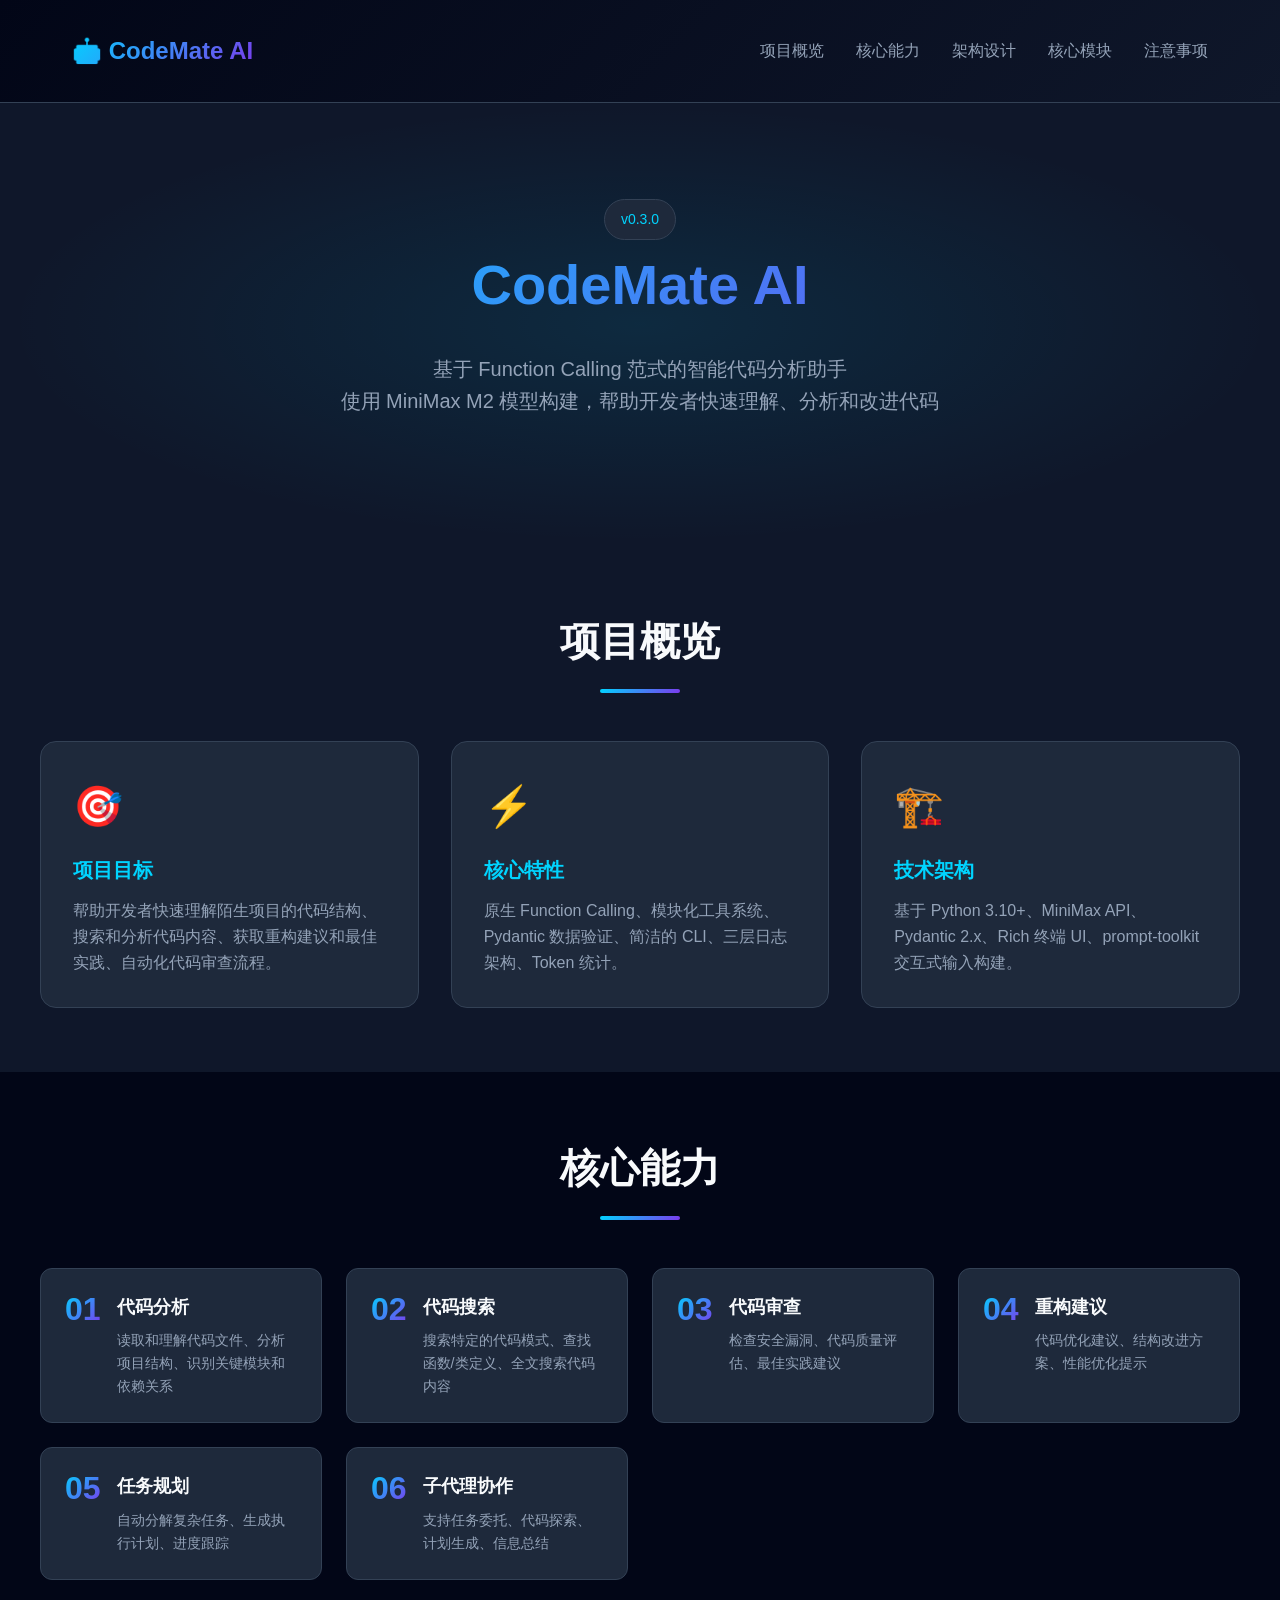
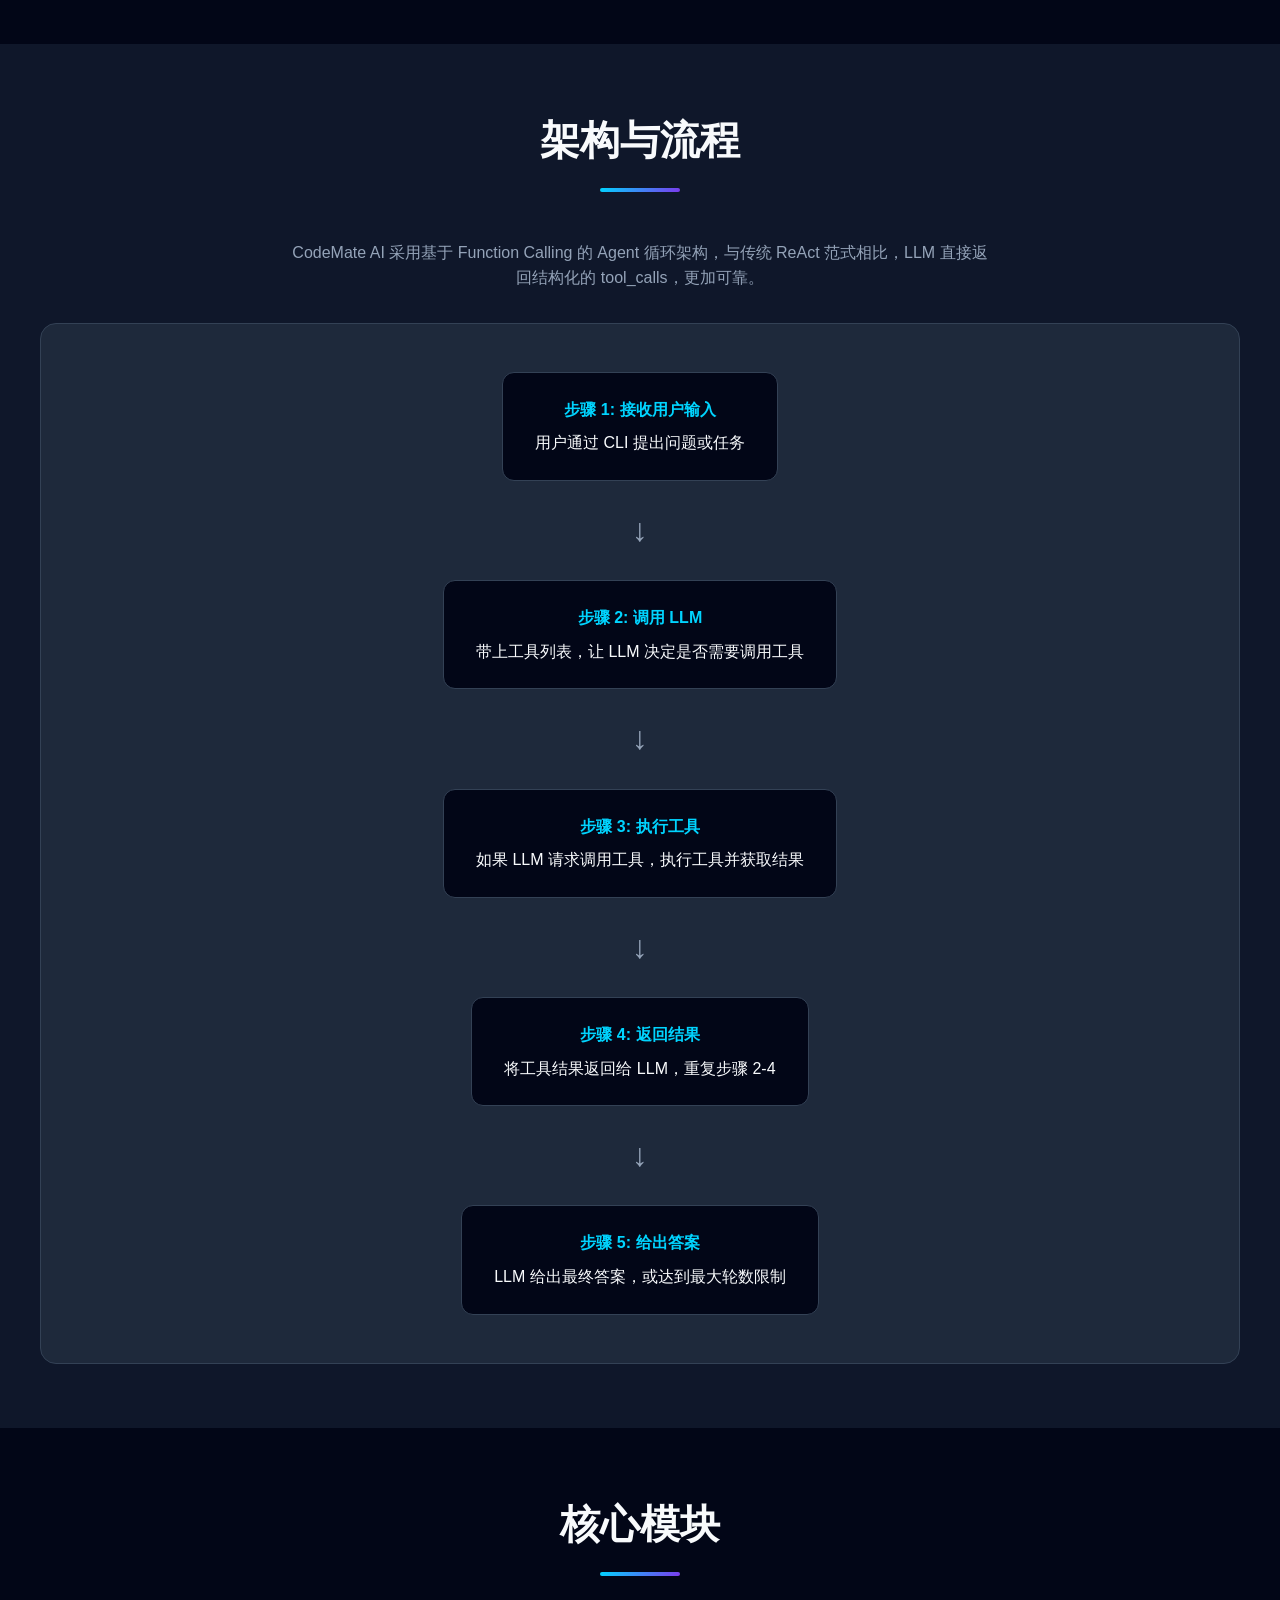
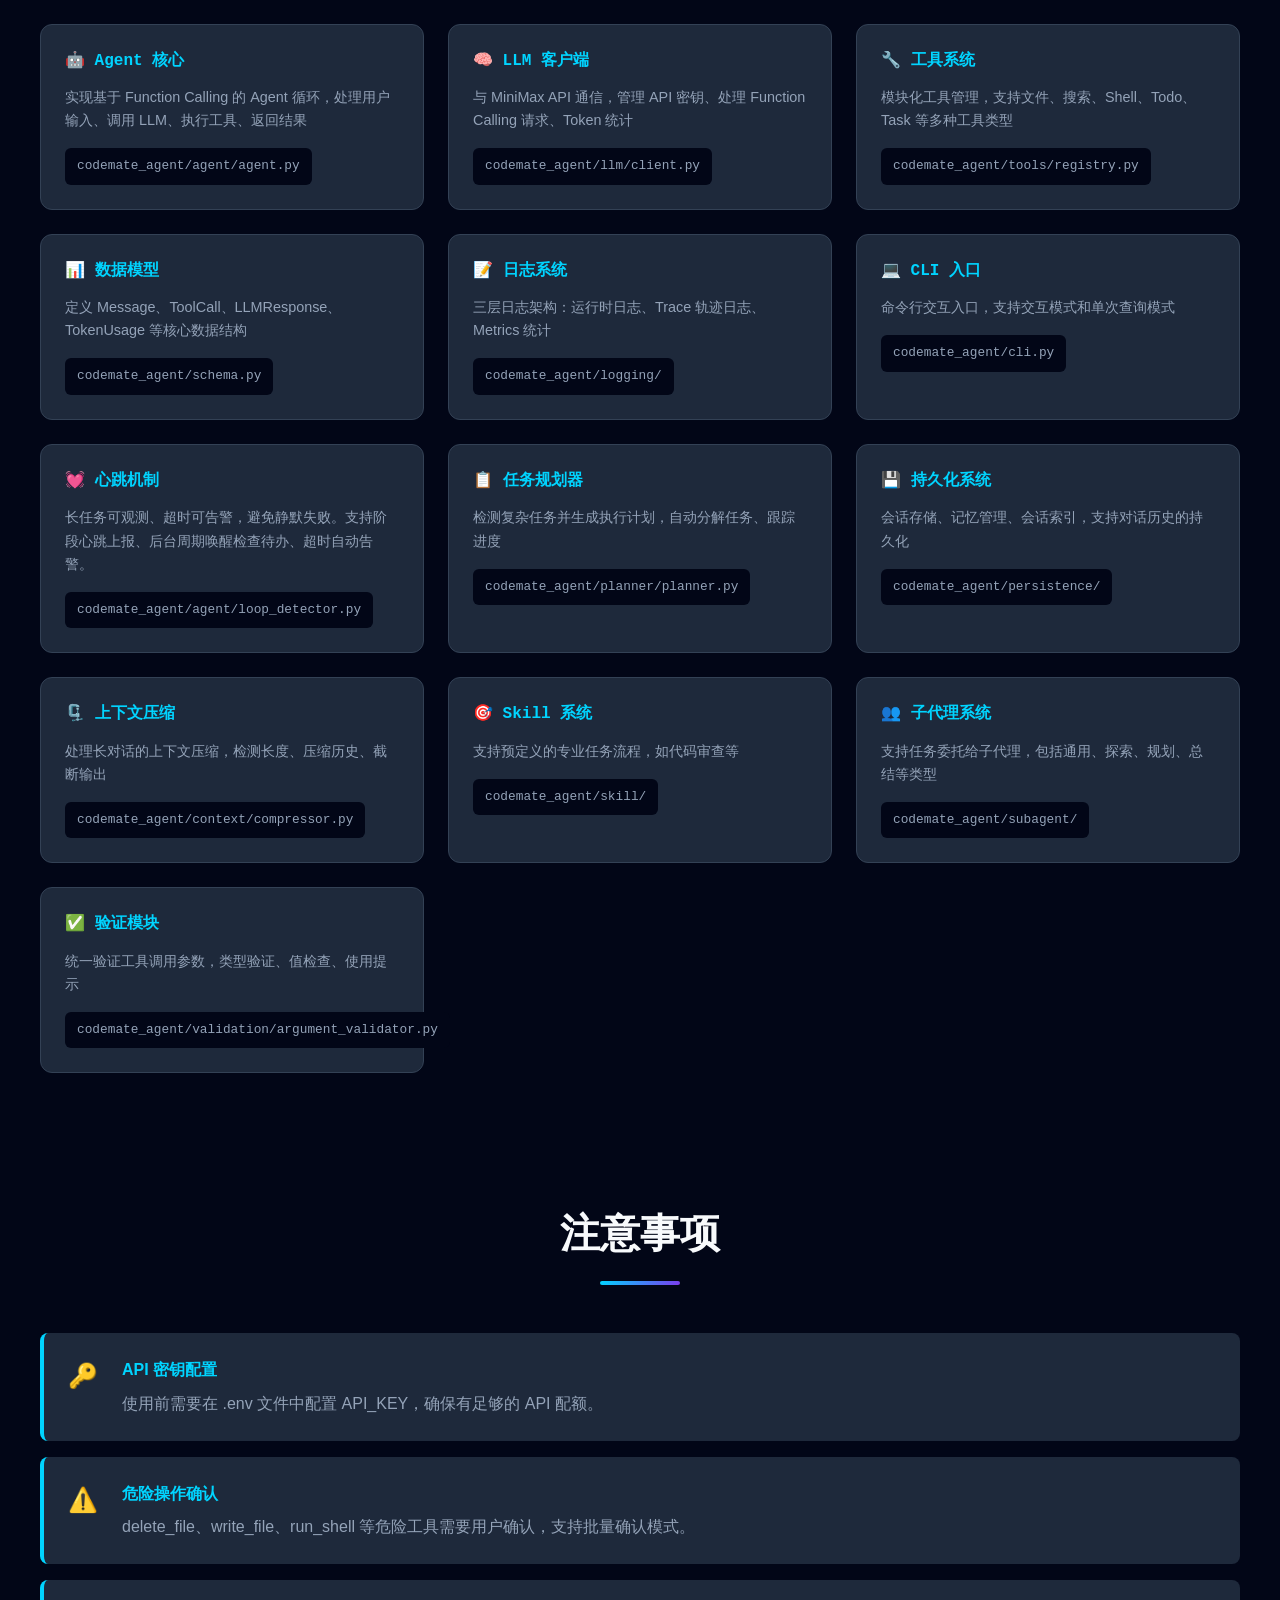
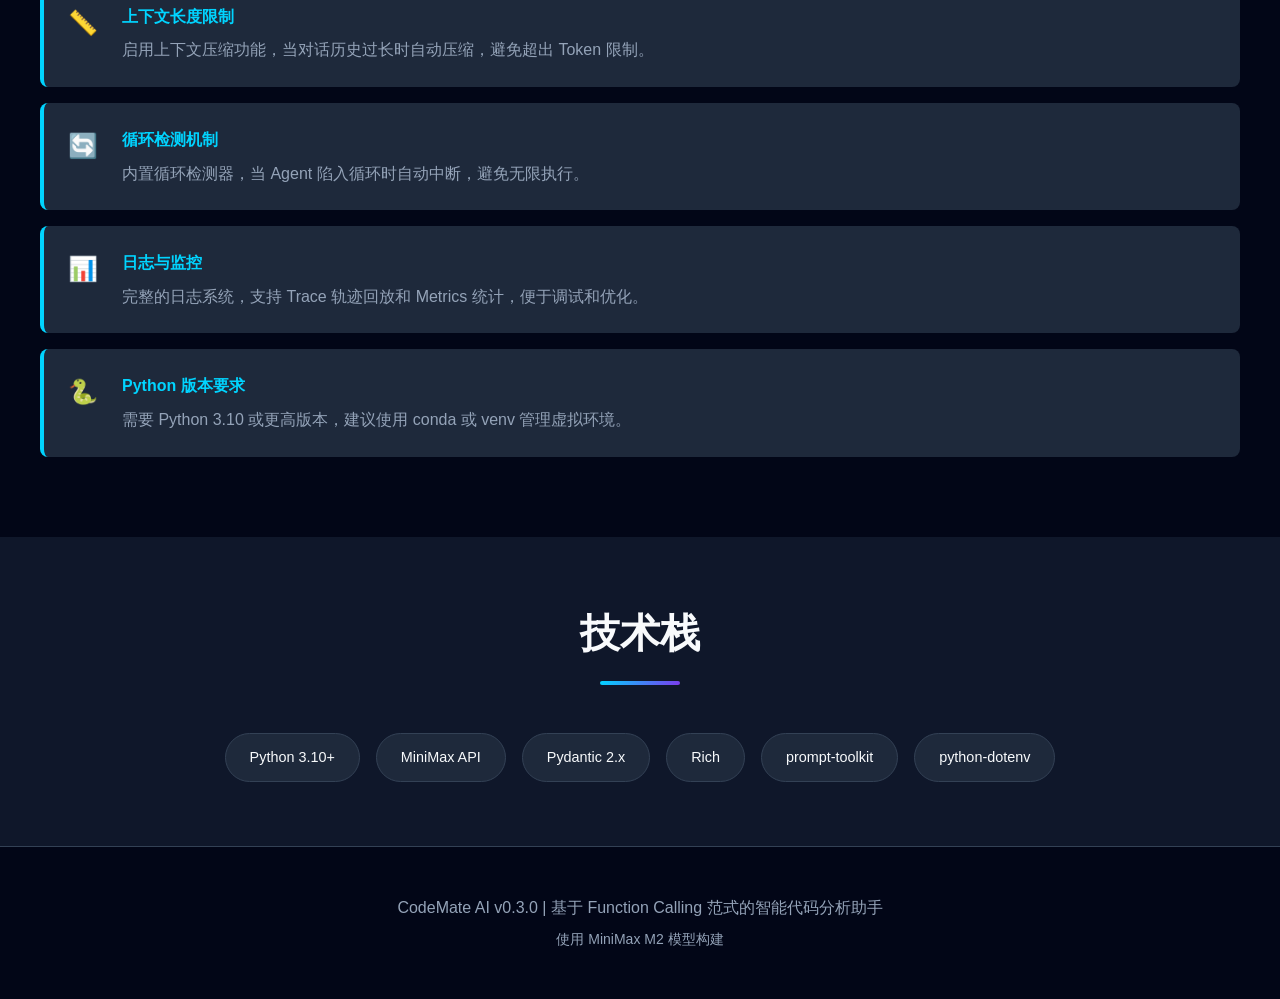
<file: docs/index.html>
<!DOCTYPE html>
<html lang="zh-CN">
<head>
    <meta charset="UTF-8">
    <meta name="viewport" content="width=device-width, initial-scale=1.0">
    <title>CodeMate AI - 智能代码分析助手</title>
    <style>
        * {
            margin: 0;
            padding: 0;
            box-sizing: border-box;
        }

        :root {
            --primary-color: #00d4ff;
            --secondary-color: #7c3aed;
            --bg-dark: #0f172a;
            --bg-darker: #020617;
            --bg-card: #1e293b;
            --text-primary: #f8fafc;
            --text-secondary: #94a3b8;
            --border-color: #334155;
            --accent-gradient: linear-gradient(135deg, #00d4ff 0%, #7c3aed 100%);
        }

        body {
            font-family: -apple-system, BlinkMacSystemFont, 'Segoe UI', Roboto, 'Helvetica Neue', Arial, sans-serif;
            background-color: var(--bg-dark);
            color: var(--text-primary);
            line-height: 1.6;
        }

        /* Header */
        header {
            background: linear-gradient(135deg, var(--bg-darker) 0%, var(--bg-dark) 100%);
            padding: 2rem 0;
            border-bottom: 1px solid var(--border-color);
            position: sticky;
            top: 0;
            z-index: 100;
            backdrop-filter: blur(10px);
        }

        .header-content {
            max-width: 1200px;
            margin: 0 auto;
            padding: 0 2rem;
            display: flex;
            justify-content: space-between;
            align-items: center;
        }

        .logo {
            font-size: 1.5rem;
            font-weight: bold;
            background: var(--accent-gradient);
            -webkit-background-clip: text;
            -webkit-text-fill-color: transparent;
            background-clip: text;
        }

        nav ul {
            display: flex;
            list-style: none;
            gap: 2rem;
        }

        nav a {
            color: var(--text-secondary);
            text-decoration: none;
            transition: color 0.3s;
        }

        nav a:hover {
            color: var(--primary-color);
        }

        /* Hero Section */
        .hero {
            padding: 6rem 2rem;
            text-align: center;
            background: radial-gradient(ellipse at center, rgba(0, 212, 255, 0.1) 0%, transparent 70%);
        }

        .hero h1 {
            font-size: 3.5rem;
            margin-bottom: 1.5rem;
            background: var(--accent-gradient);
            -webkit-background-clip: text;
            -webkit-text-fill-color: transparent;
            background-clip: text;
        }

        .hero p {
            font-size: 1.25rem;
            color: var(--text-secondary);
            max-width: 700px;
            margin: 0 auto 2rem;
        }

        .hero .version {
            display: inline-block;
            padding: 0.5rem 1rem;
            background: var(--bg-card);
            border: 1px solid var(--border-color);
            border-radius: 2rem;
            font-size: 0.875rem;
            color: var(--primary-color);
        }

        /* Section */
        section {
            padding: 4rem 2rem;
        }

        .container {
            max-width: 1200px;
            margin: 0 auto;
        }

        .section-title {
            font-size: 2.5rem;
            text-align: center;
            margin-bottom: 3rem;
            position: relative;
        }

        .section-title::after {
            content: '';
            display: block;
            width: 80px;
            height: 4px;
            background: var(--accent-gradient);
            margin: 1rem auto 0;
            border-radius: 2px;
        }

        /* Features Grid */
        .features-grid {
            display: grid;
            grid-template-columns: repeat(auto-fit, minmax(300px, 1fr));
            gap: 2rem;
        }

        .feature-card {
            background: var(--bg-card);
            border: 1px solid var(--border-color);
            border-radius: 1rem;
            padding: 2rem;
            transition: transform 0.3s, box-shadow 0.3s;
        }

        .feature-card:hover {
            transform: translateY(-5px);
            box-shadow: 0 10px 40px rgba(0, 212, 255, 0.1);
            border-color: var(--primary-color);
        }

        .feature-icon {
            font-size: 2.5rem;
            margin-bottom: 1rem;
        }

        .feature-card h3 {
            font-size: 1.25rem;
            margin-bottom: 0.75rem;
            color: var(--primary-color);
        }

        .feature-card p {
            color: var(--text-secondary);
        }

        /* Core Capabilities */
        .capabilities {
            background: var(--bg-darker);
        }

        .capability-list {
            display: grid;
            grid-template-columns: repeat(auto-fit, minmax(250px, 1fr));
            gap: 1.5rem;
        }

        .capability-item {
            display: flex;
            align-items: flex-start;
            gap: 1rem;
            padding: 1.5rem;
            background: var(--bg-card);
            border-radius: 0.75rem;
            border: 1px solid var(--border-color);
        }

        .capability-number {
            font-size: 2rem;
            font-weight: bold;
            background: var(--accent-gradient);
            -webkit-background-clip: text;
            -webkit-text-fill-color: transparent;
            background-clip: text;
            line-height: 1;
        }

        .capability-item h4 {
            font-size: 1.1rem;
            margin-bottom: 0.5rem;
        }

        .capability-item p {
            color: var(--text-secondary);
            font-size: 0.9rem;
        }

        /* Architecture */
        .architecture-diagram {
            background: var(--bg-card);
            border: 1px solid var(--border-color);
            border-radius: 1rem;
            padding: 3rem;
            margin-top: 2rem;
        }

        .arch-flow {
            display: flex;
            flex-direction: column;
            gap: 1.5rem;
            align-items: center;
        }

        .arch-step {
            background: var(--bg-darker);
            border: 1px solid var(--border-color);
            border-radius: 0.75rem;
            padding: 1.5rem 2rem;
            text-align: center;
            max-width: 500px;
            transition: border-color 0.3s;
        }

        .arch-step:hover {
            border-color: var(--primary-color);
        }

        .arch-step h4 {
            color: var(--primary-color);
            margin-bottom: 0.5rem;
        }

        .arch-arrow {
            font-size: 2rem;
            color: var(--text-secondary);
        }

        /* Module List */
        .modules-grid {
            display: grid;
            grid-template-columns: repeat(auto-fit, minmax(350px, 1fr));
            gap: 1.5rem;
        }

        .module-card {
            background: var(--bg-card);
            border: 1px solid var(--border-color);
            border-radius: 0.75rem;
            padding: 1.5rem;
        }

        .module-card h4 {
            color: var(--primary-color);
            margin-bottom: 0.75rem;
            font-family: 'Monaco', 'Menlo', monospace;
            font-size: 1rem;
        }

        .module-card p {
            color: var(--text-secondary);
            font-size: 0.9rem;
            margin-bottom: 1rem;
        }

        .module-path {
            font-family: 'Monaco', 'Menlo', monospace;
            font-size: 0.8rem;
            color: var(--text-secondary);
            background: var(--bg-darker);
            padding: 0.5rem 0.75rem;
            border-radius: 0.375rem;
            display: inline-block;
        }

        /* Notes Section */
        .notes {
            background: var(--bg-darker);
        }

        .note-item {
            display: flex;
            gap: 1.5rem;
            padding: 1.5rem;
            background: var(--bg-card);
            border-left: 4px solid var(--primary-color);
            border-radius: 0.5rem;
            margin-bottom: 1rem;
        }

        .note-icon {
            font-size: 1.5rem;
        }

        .note-content h4 {
            color: var(--primary-color);
            margin-bottom: 0.5rem;
        }

        .note-content p {
            color: var(--text-secondary);
        }

        /* Tech Stack */
        .tech-stack {
            display: flex;
            flex-wrap: wrap;
            justify-content: center;
            gap: 1rem;
            margin-top: 2rem;
        }

        .tech-item {
            background: var(--bg-card);
            border: 1px solid var(--border-color);
            border-radius: 2rem;
            padding: 0.75rem 1.5rem;
            font-size: 0.9rem;
            transition: all 0.3s;
        }

        .tech-item:hover {
            border-color: var(--primary-color);
            background: var(--bg-darker);
        }

        /* Footer */
        footer {
            background: var(--bg-darker);
            padding: 3rem 2rem;
            text-align: center;
            border-top: 1px solid var(--border-color);
        }

        footer p {
            color: var(--text-secondary);
        }

        /* Responsive */
        @media (max-width: 768px) {
            .hero h1 {
                font-size: 2.5rem;
            }

            .section-title {
                font-size: 2rem;
            }

            nav ul {
                display: none;
            }

            .features-grid,
            .capabilities-list,
            .modules-grid {
                grid-template-columns: 1fr;
            }
        }
    </style>
</head>
<body>
    <!-- Header -->
    <header>
        <div class="header-content">
            <div class="logo">🤖 CodeMate AI</div>
            <nav>
                <ul>
                    <li><a href="#overview">项目概览</a></li>
                    <li><a href="#features">核心能力</a></li>
                    <li><a href="#architecture">架构设计</a></li>
                    <li><a href="#modules">核心模块</a></li>
                    <li><a href="#notes">注意事项</a></li>
                </ul>
            </nav>
        </div>
    </header>

    <!-- Hero Section -->
    <section class="hero">
        <div class="container">
            <span class="version">v0.3.0</span>
            <h1>CodeMate AI</h1>
            <p>基于 Function Calling 范式的智能代码分析助手<br>使用 MiniMax M2 模型构建，帮助开发者快速理解、分析和改进代码</p>
        </div>
    </section>

    <!-- Overview Section -->
    <section id="overview">
        <div class="container">
            <h2 class="section-title">项目概览</h2>
            <div class="features-grid">
                <div class="feature-card">
                    <div class="feature-icon">🎯</div>
                    <h3>项目目标</h3>
                    <p>帮助开发者快速理解陌生项目的代码结构、搜索和分析代码内容、获取重构建议和最佳实践、自动化代码审查流程。</p>
                </div>
                <div class="feature-card">
                    <div class="feature-icon">⚡</div>
                    <h3>核心特性</h3>
                    <p>原生 Function Calling、模块化工具系统、Pydantic 数据验证、简洁的 CLI、三层日志架构、Token 统计。</p>
                </div>
                <div class="feature-card">
                    <div class="feature-icon">🏗️</div>
                    <h3>技术架构</h3>
                    <p>基于 Python 3.10+、MiniMax API、Pydantic 2.x、Rich 终端 UI、prompt-toolkit 交互式输入构建。</p>
                </div>
            </div>
        </div>
    </section>

    <!-- Core Capabilities -->
    <section id="features" class="capabilities">
        <div class="container">
            <h2 class="section-title">核心能力</h2>
            <div class="capability-list">
                <div class="capability-item">
                    <div class="capability-number">01</div>
                    <div>
                        <h4>代码分析</h4>
                        <p>读取和理解代码文件、分析项目结构、识别关键模块和依赖关系</p>
                    </div>
                </div>
                <div class="capability-item">
                    <div class="capability-number">02</div>
                    <div>
                        <h4>代码搜索</h4>
                        <p>搜索特定的代码模式、查找函数/类定义、全文搜索代码内容</p>
                    </div>
                </div>
                <div class="capability-item">
                    <div class="capability-number">03</div>
                    <div>
                        <h4>代码审查</h4>
                        <p>检查安全漏洞、代码质量评估、最佳实践建议</p>
                    </div>
                </div>
                <div class="capability-item">
                    <div class="capability-number">04</div>
                    <div>
                        <h4>重构建议</h4>
                        <p>代码优化建议、结构改进方案、性能优化提示</p>
                    </div>
                </div>
                <div class="capability-item">
                    <div class="capability-number">05</div>
                    <div>
                        <h4>任务规划</h4>
                        <p>自动分解复杂任务、生成执行计划、进度跟踪</p>
                    </div>
                </div>
                <div class="capability-item">
                    <div class="capability-number">06</div>
                    <div>
                        <h4>子代理协作</h4>
                        <p>支持任务委托、代码探索、计划生成、信息总结</p>
                    </div>
                </div>
            </div>
        </div>
    </section>

    <!-- Architecture Section -->
    <section id="architecture">
        <div class="container">
            <h2 class="section-title">架构与流程</h2>
            <p style="text-align: center; color: var(--text-secondary); max-width: 700px; margin: 0 auto 2rem;">
                CodeMate AI 采用基于 Function Calling 的 Agent 循环架构，与传统 ReAct 范式相比，LLM 直接返回结构化的 tool_calls，更加可靠。
            </p>
            <div class="architecture-diagram">
                <div class="arch-flow">
                    <div class="arch-step">
                        <h4>步骤 1: 接收用户输入</h4>
                        <p>用户通过 CLI 提出问题或任务</p>
                    </div>
                    <div class="arch-arrow">↓</div>
                    <div class="arch-step">
                        <h4>步骤 2: 调用 LLM</h4>
                        <p>带上工具列表，让 LLM 决定是否需要调用工具</p>
                    </div>
                    <div class="arch-arrow">↓</div>
                    <div class="arch-step">
                        <h4>步骤 3: 执行工具</h4>
                        <p>如果 LLM 请求调用工具，执行工具并获取结果</p>
                    </div>
                    <div class="arch-arrow">↓</div>
                    <div class="arch-step">
                        <h4>步骤 4: 返回结果</h4>
                        <p>将工具结果返回给 LLM，重复步骤 2-4</p>
                    </div>
                    <div class="arch-arrow">↓</div>
                    <div class="arch-step">
                        <h4>步骤 5: 给出答案</h4>
                        <p>LLM 给出最终答案，或达到最大轮数限制</p>
                    </div>
                </div>
            </div>
        </div>
    </section>

    <!-- Core Modules -->
    <section id="modules" class="capabilities">
        <div class="container">
            <h2 class="section-title">核心模块</h2>
            <div class="modules-grid">
                <div class="module-card">
                    <h4>🤖 Agent 核心</h4>
                    <p>实现基于 Function Calling 的 Agent 循环，处理用户输入、调用 LLM、执行工具、返回结果</p>
                    <span class="module-path">codemate_agent/agent/agent.py</span>
                </div>
                <div class="module-card">
                    <h4>🧠 LLM 客户端</h4>
                    <p>与 MiniMax API 通信，管理 API 密钥、处理 Function Calling 请求、Token 统计</p>
                    <span class="module-path">codemate_agent/llm/client.py</span>
                </div>
                <div class="module-card">
                    <h4>🔧 工具系统</h4>
                    <p>模块化工具管理，支持文件、搜索、Shell、Todo、Task 等多种工具类型</p>
                    <span class="module-path">codemate_agent/tools/registry.py</span>
                </div>
                <div class="module-card">
                    <h4>📊 数据模型</h4>
                    <p>定义 Message、ToolCall、LLMResponse、TokenUsage 等核心数据结构</p>
                    <span class="module-path">codemate_agent/schema.py</span>
                </div>
                <div class="module-card">
                    <h4>📝 日志系统</h4>
                    <p>三层日志架构：运行时日志、Trace 轨迹日志、Metrics 统计</p>
                    <span class="module-path">codemate_agent/logging/</span>
                </div>
                <div class="module-card">
                    <h4>💻 CLI 入口</h4>
                    <p>命令行交互入口，支持交互模式和单次查询模式</p>
                    <span class="module-path">codemate_agent/cli.py</span>
                </div>
                <div class="module-card">
                    <h4>💓 心跳机制</h4>
                    <p>长任务可观测、超时可告警，避免静默失败。支持阶段心跳上报、后台周期唤醒检查待办、超时自动告警。</p>
                    <span class="module-path">codemate_agent/agent/loop_detector.py</span>
                </div>
                <div class="module-card">
                    <h4>📋 任务规划器</h4>
                    <p>检测复杂任务并生成执行计划，自动分解任务、跟踪进度</p>
                    <span class="module-path">codemate_agent/planner/planner.py</span>
                </div>
                <div class="module-card">
                    <h4>💾 持久化系统</h4>
                    <p>会话存储、记忆管理、会话索引，支持对话历史的持久化</p>
                    <span class="module-path">codemate_agent/persistence/</span>
                </div>
                <div class="module-card">
                    <h4>🗜️ 上下文压缩</h4>
                    <p>处理长对话的上下文压缩，检测长度、压缩历史、截断输出</p>
                    <span class="module-path">codemate_agent/context/compressor.py</span>
                </div>
                <div class="module-card">
                    <h4>🎯 Skill 系统</h4>
                    <p>支持预定义的专业任务流程，如代码审查等</p>
                    <span class="module-path">codemate_agent/skill/</span>
                </div>
                <div class="module-card">
                    <h4>👥 子代理系统</h4>
                    <p>支持任务委托给子代理，包括通用、探索、规划、总结等类型</p>
                    <span class="module-path">codemate_agent/subagent/</span>
                </div>
                <div class="module-card">
                    <h4>✅ 验证模块</h4>
                    <p>统一验证工具调用参数，类型验证、值检查、使用提示</p>
                    <span class="module-path">codemate_agent/validation/argument_validator.py</span>
                </div>
            </div>
        </div>
    </section>

    <!-- Notes Section -->
    <section id="notes" class="notes">
        <div class="container">
            <h2 class="section-title">注意事项</h2>
            <div class="note-item">
                <div class="note-icon">🔑</div>
                <div class="note-content">
                    <h4>API 密钥配置</h4>
                    <p>使用前需要在 .env 文件中配置 API_KEY，确保有足够的 API 配额。</p>
                </div>
            </div>
            <div class="note-item">
                <div class="note-icon">⚠️</div>
                <div class="note-content">
                    <h4>危险操作确认</h4>
                    <p>delete_file、write_file、run_shell 等危险工具需要用户确认，支持批量确认模式。</p>
                </div>
            </div>
            <div class="note-item">
                <div class="note-icon">📏</div>
                <div class="note-content">
                    <h4>上下文长度限制</h4>
                    <p>启用上下文压缩功能，当对话历史过长时自动压缩，避免超出 Token 限制。</p>
                </div>
            </div>
            <div class="note-item">
                <div class="note-icon">🔄</div>
                <div class="note-content">
                    <h4>循环检测机制</h4>
                    <p>内置循环检测器，当 Agent 陷入循环时自动中断，避免无限执行。</p>
                </div>
            </div>
            <div class="note-item">
                <div class="note-icon">📊</div>
                <div class="note-content">
                    <h4>日志与监控</h4>
                    <p>完整的日志系统，支持 Trace 轨迹回放和 Metrics 统计，便于调试和优化。</p>
                </div>
            </div>
            <div class="note-item">
                <div class="note-icon">🐍</div>
                <div class="note-content">
                    <h4>Python 版本要求</h4>
                    <p>需要 Python 3.10 或更高版本，建议使用 conda 或 venv 管理虚拟环境。</p>
                </div>
            </div>
        </div>
    </section>

    <!-- Tech Stack -->
    <section id="tech-stack">
        <div class="container">
            <h2 class="section-title">技术栈</h2>
            <div class="tech-stack">
                <div class="tech-item">Python 3.10+</div>
                <div class="tech-item">MiniMax API</div>
                <div class="tech-item">Pydantic 2.x</div>
                <div class="tech-item">Rich</div>
                <div class="tech-item">prompt-toolkit</div>
                <div class="tech-item">python-dotenv</div>
            </div>
        </div>
    </section>

    <!-- Footer -->
    <footer>
        <div class="container">
            <p>CodeMate AI v0.3.0 | 基于 Function Calling 范式的智能代码分析助手</p>
            <p style="margin-top: 0.5rem; font-size: 0.875rem;">使用 MiniMax M2 模型构建</p>
        </div>
    </footer>
</body>
</html>
</file>
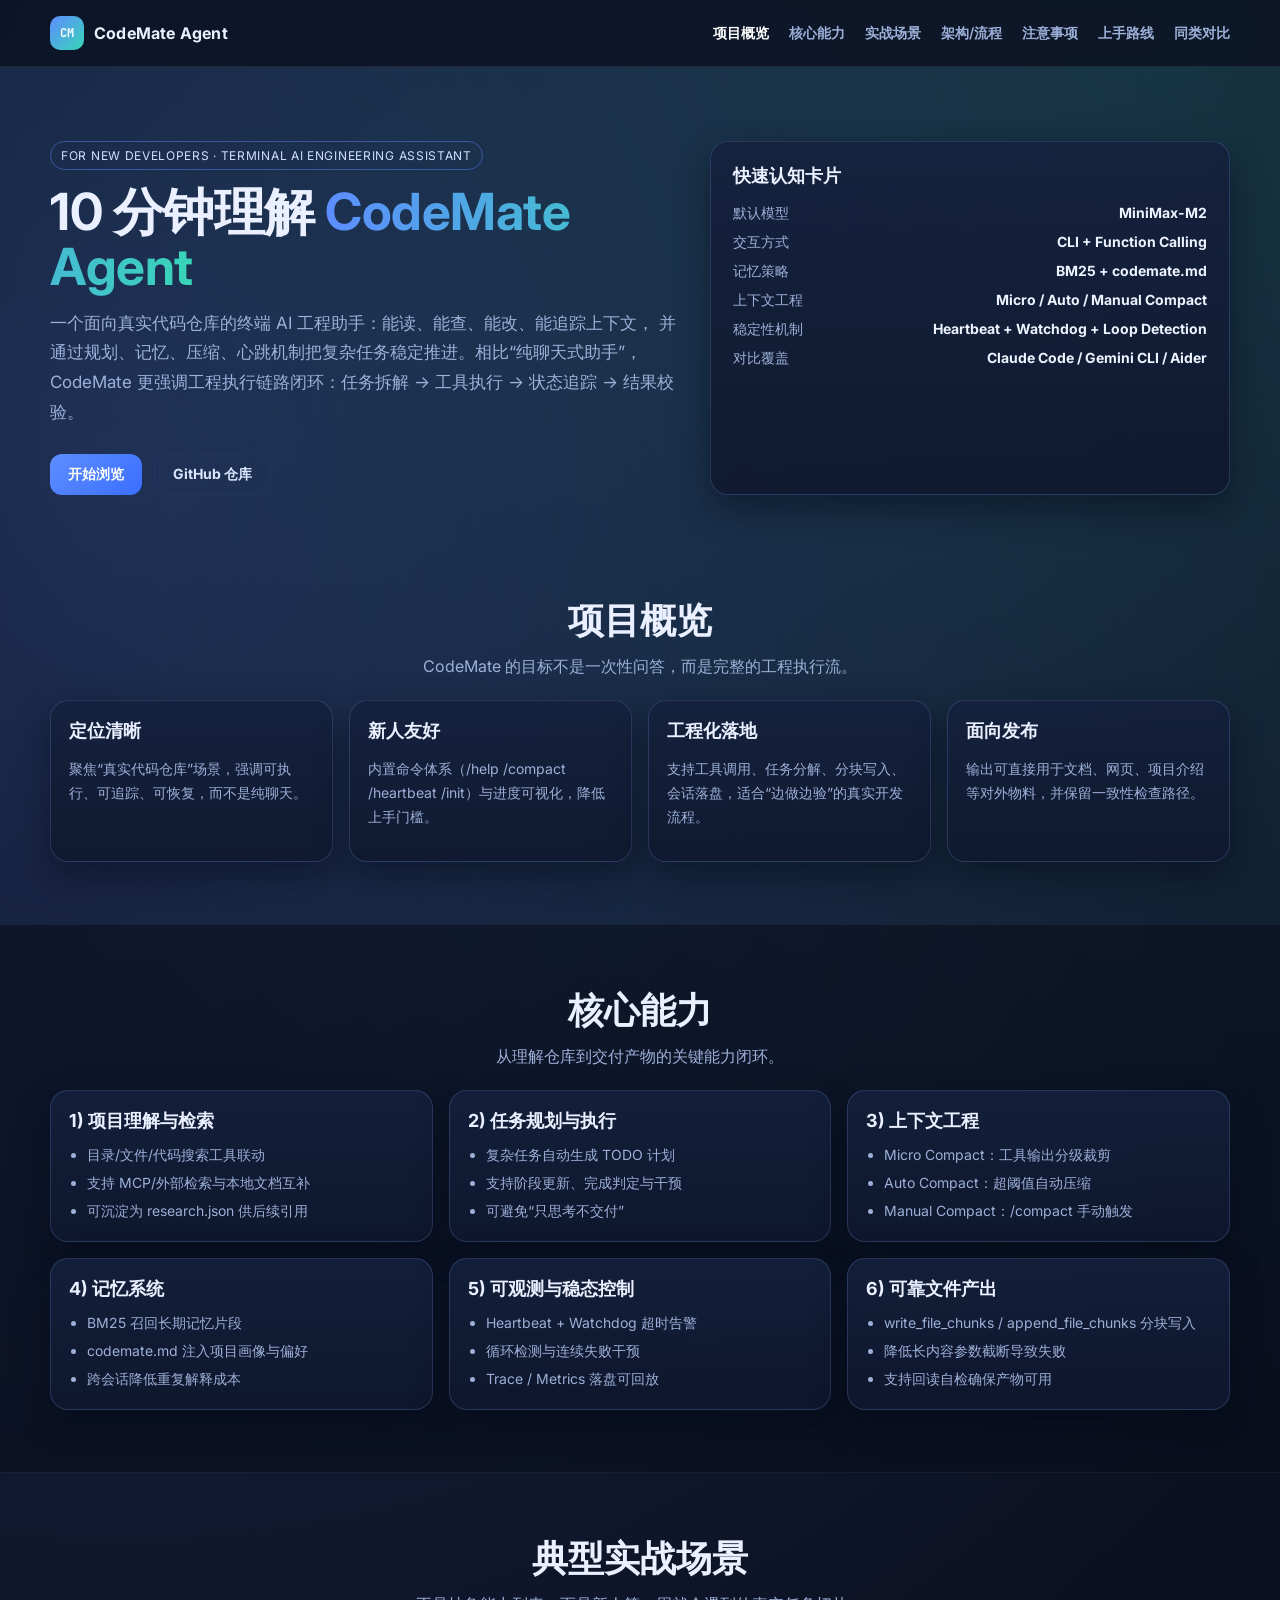
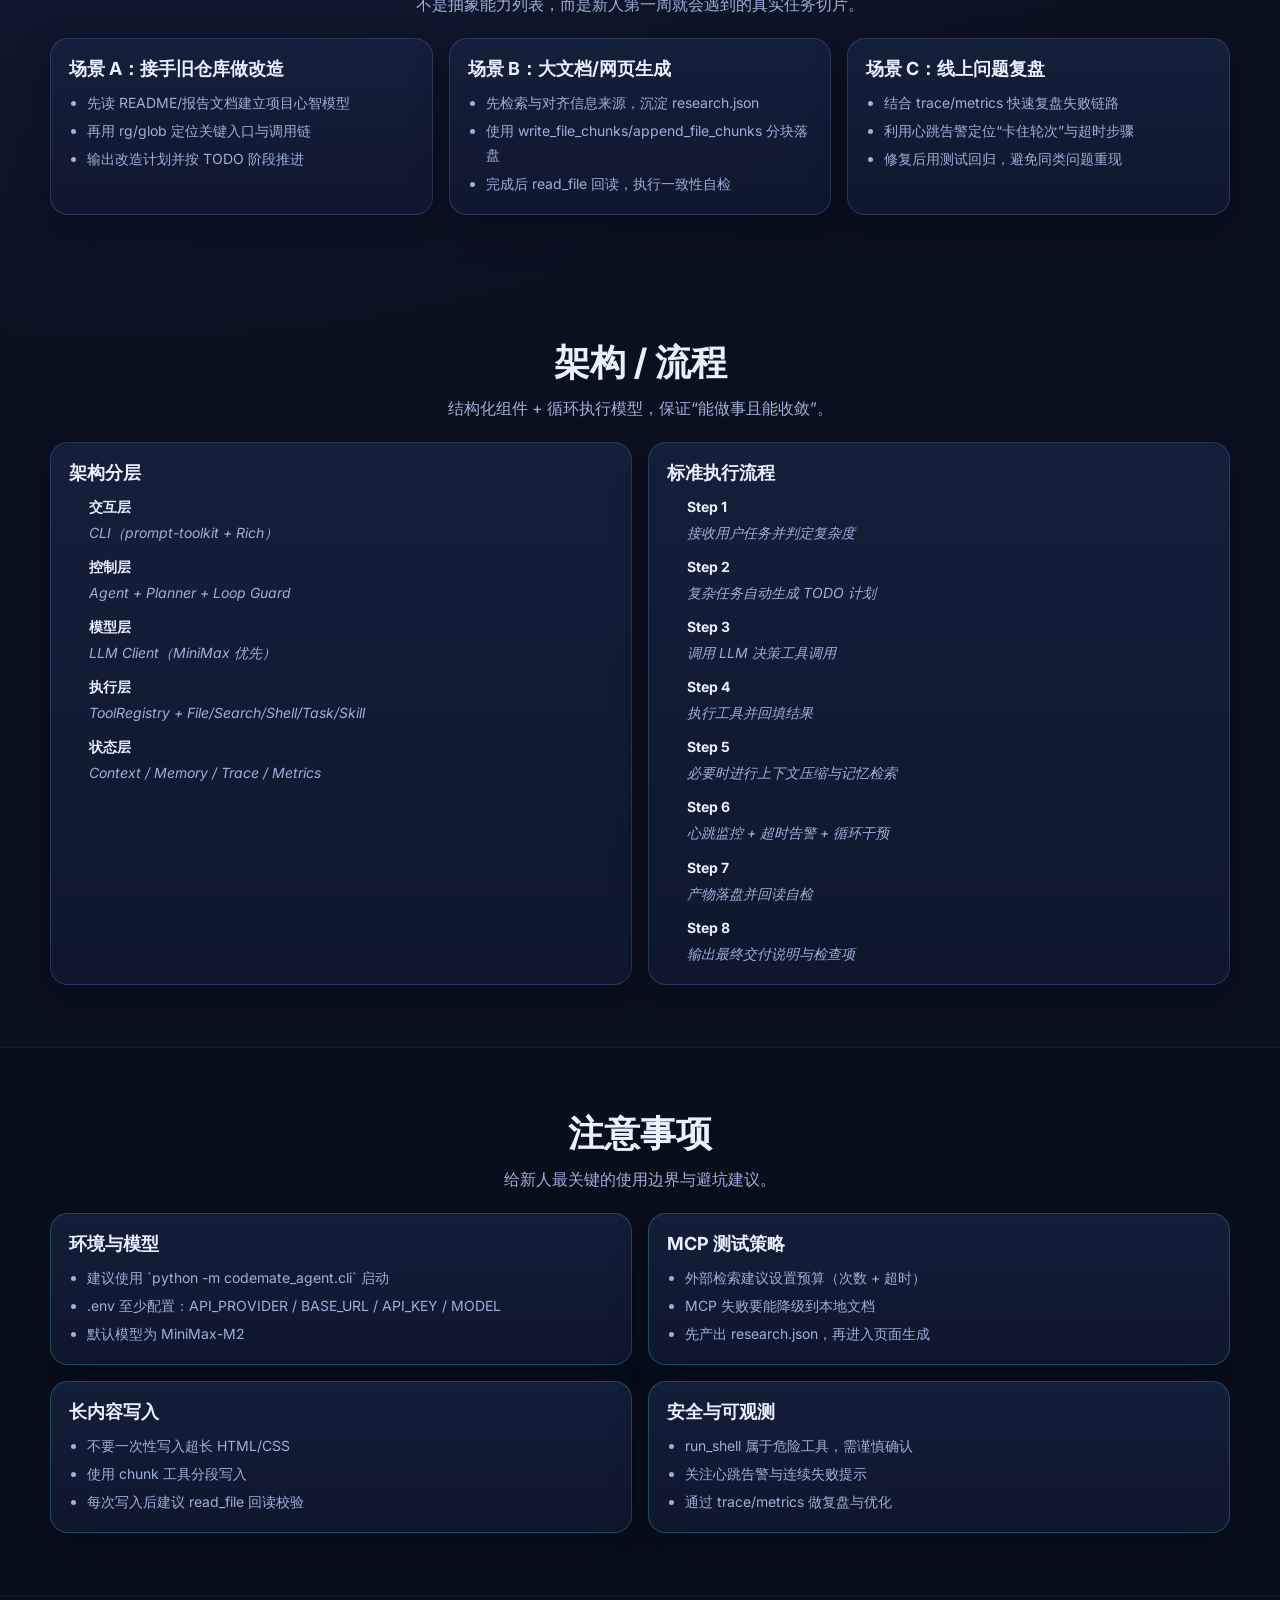
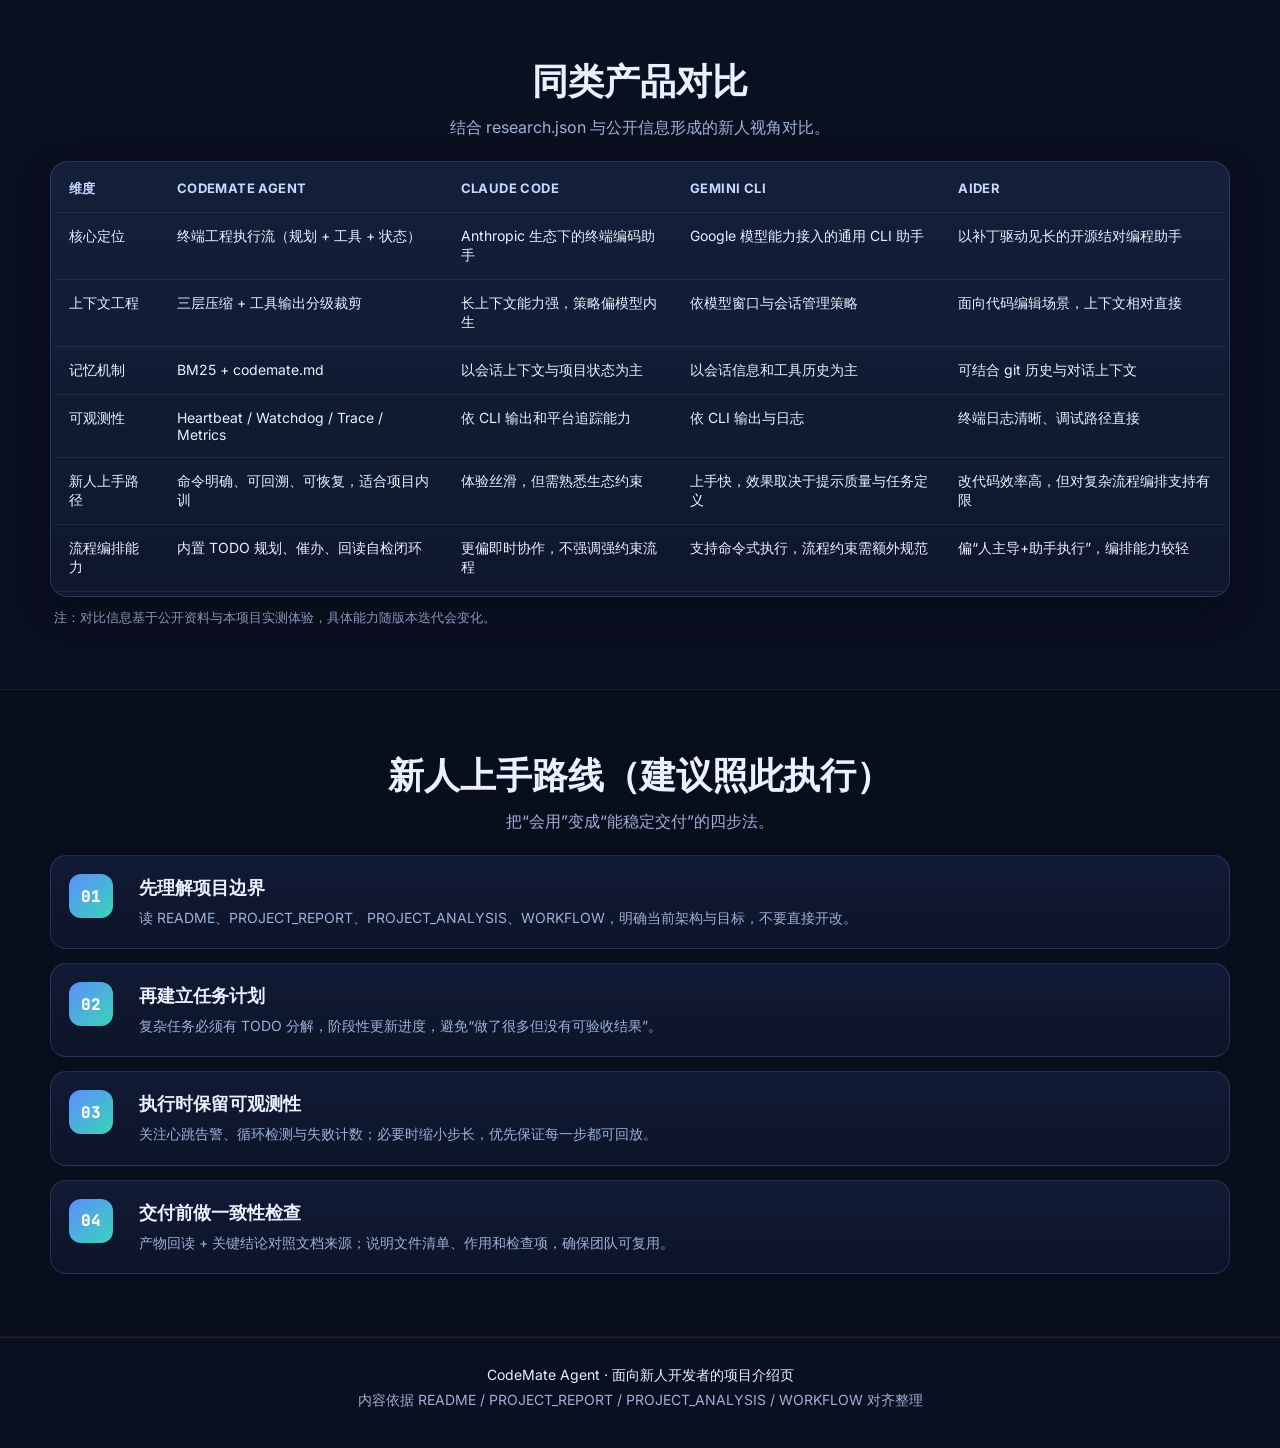
<file: 项目介绍网站（ui设计skill生成）/index.html>
<!DOCTYPE html>
<html lang="zh-CN">
<head>
  <meta charset="UTF-8" />
  <meta name="viewport" content="width=device-width, initial-scale=1.0" />
  <title>CodeMate Agent｜新人开发者项目介绍</title>
  <meta name="description" content="CodeMate Agent 项目介绍页：项目概览、核心能力、架构流程、注意事项与同类产品对比。" />
  <link rel="preconnect" href="https://fonts.googleapis.com" />
  <link rel="preconnect" href="https://fonts.gstatic.com" crossorigin />
  <link href="https://fonts.googleapis.com/css2?family=Inter:wght@400;500;600;700;800&family=JetBrains+Mono:wght@500;700&display=swap" rel="stylesheet" />
  <link rel="stylesheet" href="styles.css" />
</head>
<body>
  <div class="bg-noise" aria-hidden="true"></div>
  <div class="scroll-progress" id="scroll-progress"></div>
  <header class="header" id="top">
    <div class="container nav">
      <a class="brand" href="#top">
        <span class="brand-mark">CM</span>
        <span>CodeMate Agent</span>
      </a>
      <button class="menu-btn" id="menu-btn" aria-label="切换菜单">☰</button>
      <nav class="nav-links" id="nav-links">
        <a href="#overview">项目概览</a>
        <a href="#capabilities">核心能力</a>
        <a href="#scenarios">实战场景</a>
        <a href="#architecture">架构/流程</a>
        <a href="#notes">注意事项</a>
        <a href="#onboarding">上手路线</a>
        <a href="#comparison">同类对比</a>
      </nav>
    </div>
  </header>

  <section class="hero">
    <div class="container hero-grid">
      <div>
        <p class="badge">FOR NEW DEVELOPERS · TERMINAL AI ENGINEERING ASSISTANT</p>
        <h1>10 分钟理解 <span>CodeMate Agent</span></h1>
        <p class="lead">
          一个面向真实代码仓库的终端 AI 工程助手：能读、能查、能改、能追踪上下文，
          并通过规划、记忆、压缩、心跳机制把复杂任务稳定推进。相比“纯聊天式助手”，
          CodeMate 更强调工程执行链路闭环：任务拆解 → 工具执行 → 状态追踪 → 结果校验。
        </p>
        <div class="hero-actions">
          <a class="btn btn-primary" href="#overview">开始浏览</a>
          <a class="btn btn-secondary" href="https://github.com/JackZhu001/CodeMate-Agent" target="_blank" rel="noreferrer">GitHub 仓库</a>
        </div>
      </div>
      <div class="stats-card">
        <h3>快速认知卡片</h3>
        <ul>
          <li><span>默认模型</span><strong>MiniMax-M2</strong></li>
          <li><span>交互方式</span><strong>CLI + Function Calling</strong></li>
          <li><span>记忆策略</span><strong>BM25 + codemate.md</strong></li>
          <li><span>上下文工程</span><strong>Micro / Auto / Manual Compact</strong></li>
          <li><span>稳定性机制</span><strong>Heartbeat + Watchdog + Loop Detection</strong></li>
          <li><span>对比覆盖</span><strong>Claude Code / Gemini CLI / Aider</strong></li>
        </ul>
      </div>
    </div>
  </section>

  <section id="overview" class="section">
    <div class="container">
      <div class="section-head">
        <h2>项目概览</h2>
        <p>CodeMate 的目标不是一次性问答，而是完整的工程执行流。</p>
      </div>
      <div class="grid cards-4">
        <article class="card reveal">
          <h3>定位清晰</h3>
          <p>聚焦“真实代码仓库”场景，强调可执行、可追踪、可恢复，而不是纯聊天。</p>
        </article>
        <article class="card reveal">
          <h3>新人友好</h3>
          <p>内置命令体系（/help /compact /heartbeat /init）与进度可视化，降低上手门槛。</p>
        </article>
        <article class="card reveal">
          <h3>工程化落地</h3>
          <p>支持工具调用、任务分解、分块写入、会话落盘，适合“边做边验”的真实开发流程。</p>
        </article>
        <article class="card reveal">
          <h3>面向发布</h3>
          <p>输出可直接用于文档、网页、项目介绍等对外物料，并保留一致性检查路径。</p>
        </article>
      </div>
    </div>
  </section>

  <section id="capabilities" class="section section-muted">
    <div class="container">
      <div class="section-head">
        <h2>核心能力</h2>
        <p>从理解仓库到交付产物的关键能力闭环。</p>
      </div>
      <div class="grid cards-3">
        <article class="card reveal">
          <h3>1) 项目理解与检索</h3>
          <ul>
            <li>目录/文件/代码搜索工具联动</li>
            <li>支持 MCP/外部检索与本地文档互补</li>
            <li>可沉淀为 research.json 供后续引用</li>
          </ul>
        </article>
        <article class="card reveal">
          <h3>2) 任务规划与执行</h3>
          <ul>
            <li>复杂任务自动生成 TODO 计划</li>
            <li>支持阶段更新、完成判定与干预</li>
            <li>可避免“只思考不交付”</li>
          </ul>
        </article>
        <article class="card reveal">
          <h3>3) 上下文工程</h3>
          <ul>
            <li>Micro Compact：工具输出分级裁剪</li>
            <li>Auto Compact：超阈值自动压缩</li>
            <li>Manual Compact：/compact 手动触发</li>
          </ul>
        </article>
        <article class="card reveal">
          <h3>4) 记忆系统</h3>
          <ul>
            <li>BM25 召回长期记忆片段</li>
            <li>codemate.md 注入项目画像与偏好</li>
            <li>跨会话降低重复解释成本</li>
          </ul>
        </article>
        <article class="card reveal">
          <h3>5) 可观测与稳态控制</h3>
          <ul>
            <li>Heartbeat + Watchdog 超时告警</li>
            <li>循环检测与连续失败干预</li>
            <li>Trace / Metrics 落盘可回放</li>
          </ul>
        </article>
        <article class="card reveal">
          <h3>6) 可靠文件产出</h3>
          <ul>
            <li>write_file_chunks / append_file_chunks 分块写入</li>
            <li>降低长内容参数截断导致失败</li>
            <li>支持回读自检确保产物可用</li>
          </ul>
        </article>
      </div>
    </div>
  </section>

  <section id="scenarios" class="section">
    <div class="container">
      <div class="section-head">
        <h2>典型实战场景</h2>
        <p>不是抽象能力列表，而是新人第一周就会遇到的真实任务切片。</p>
      </div>
      <div class="grid cards-3">
        <article class="card reveal">
          <h3>场景 A：接手旧仓库做改造</h3>
          <ul>
            <li>先读 README/报告文档建立项目心智模型</li>
            <li>再用 rg/glob 定位关键入口与调用链</li>
            <li>输出改造计划并按 TODO 阶段推进</li>
          </ul>
        </article>
        <article class="card reveal">
          <h3>场景 B：大文档/网页生成</h3>
          <ul>
            <li>先检索与对齐信息来源，沉淀 research.json</li>
            <li>使用 write_file_chunks/append_file_chunks 分块落盘</li>
            <li>完成后 read_file 回读，执行一致性自检</li>
          </ul>
        </article>
        <article class="card reveal">
          <h3>场景 C：线上问题复盘</h3>
          <ul>
            <li>结合 trace/metrics 快速复盘失败链路</li>
            <li>利用心跳告警定位“卡住轮次”与超时步骤</li>
            <li>修复后用测试回归，避免同类问题重现</li>
          </ul>
        </article>
      </div>
    </div>
  </section>

  <section id="architecture" class="section">
    <div class="container">
      <div class="section-head">
        <h2>架构 / 流程</h2>
        <p>结构化组件 + 循环执行模型，保证“能做事且能收敛”。</p>
      </div>

      <div class="arch-grid">
        <div class="card reveal">
          <h3>架构分层</h3>
          <ol class="steps">
            <li><span>交互层</span><em>CLI（prompt-toolkit + Rich）</em></li>
            <li><span>控制层</span><em>Agent + Planner + Loop Guard</em></li>
            <li><span>模型层</span><em>LLM Client（MiniMax 优先）</em></li>
            <li><span>执行层</span><em>ToolRegistry + File/Search/Shell/Task/Skill</em></li>
            <li><span>状态层</span><em>Context / Memory / Trace / Metrics</em></li>
          </ol>
        </div>

        <div class="card reveal">
          <h3>标准执行流程</h3>
          <ol class="steps">
            <li><span>Step 1</span><em>接收用户任务并判定复杂度</em></li>
            <li><span>Step 2</span><em>复杂任务自动生成 TODO 计划</em></li>
            <li><span>Step 3</span><em>调用 LLM 决策工具调用</em></li>
            <li><span>Step 4</span><em>执行工具并回填结果</em></li>
            <li><span>Step 5</span><em>必要时进行上下文压缩与记忆检索</em></li>
            <li><span>Step 6</span><em>心跳监控 + 超时告警 + 循环干预</em></li>
            <li><span>Step 7</span><em>产物落盘并回读自检</em></li>
            <li><span>Step 8</span><em>输出最终交付说明与检查项</em></li>
          </ol>
        </div>
      </div>
    </div>
  </section>

  <section id="notes" class="section section-muted">
    <div class="container">
      <div class="section-head">
        <h2>注意事项</h2>
        <p>给新人最关键的使用边界与避坑建议。</p>
      </div>
      <div class="grid cards-2">
        <article class="card note reveal">
          <h3>环境与模型</h3>
          <ul>
            <li>建议使用 `python -m codemate_agent.cli` 启动</li>
            <li>.env 至少配置：API_PROVIDER / BASE_URL / API_KEY / MODEL</li>
            <li>默认模型为 MiniMax-M2</li>
          </ul>
        </article>
        <article class="card note reveal">
          <h3>MCP 测试策略</h3>
          <ul>
            <li>外部检索建议设置预算（次数 + 超时）</li>
            <li>MCP 失败要能降级到本地文档</li>
            <li>先产出 research.json，再进入页面生成</li>
          </ul>
        </article>
        <article class="card note reveal">
          <h3>长内容写入</h3>
          <ul>
            <li>不要一次性写入超长 HTML/CSS</li>
            <li>使用 chunk 工具分段写入</li>
            <li>每次写入后建议 read_file 回读校验</li>
          </ul>
        </article>
        <article class="card note reveal">
          <h3>安全与可观测</h3>
          <ul>
            <li>run_shell 属于危险工具，需谨慎确认</li>
            <li>关注心跳告警与连续失败提示</li>
            <li>通过 trace/metrics 做复盘与优化</li>
          </ul>
        </article>
      </div>
    </div>
  </section>

  <section id="comparison" class="section">
    <div class="container">
      <div class="section-head">
        <h2>同类产品对比</h2>
        <p>结合 research.json 与公开信息形成的新人视角对比。</p>
      </div>
      <div class="table-wrap reveal">
        <table>
          <thead>
            <tr>
              <th>维度</th>
              <th>CodeMate Agent</th>
              <th>Claude Code</th>
              <th>Gemini CLI</th>
              <th>Aider</th>
            </tr>
          </thead>
          <tbody>
            <tr>
              <td>核心定位</td>
              <td>终端工程执行流（规划 + 工具 + 状态）</td>
              <td>Anthropic 生态下的终端编码助手</td>
              <td>Google 模型能力接入的通用 CLI 助手</td>
              <td>以补丁驱动见长的开源结对编程助手</td>
            </tr>
            <tr>
              <td>上下文工程</td>
              <td>三层压缩 + 工具输出分级裁剪</td>
              <td>长上下文能力强，策略偏模型内生</td>
              <td>依模型窗口与会话管理策略</td>
              <td>面向代码编辑场景，上下文相对直接</td>
            </tr>
            <tr>
              <td>记忆机制</td>
              <td>BM25 + codemate.md</td>
              <td>以会话上下文与项目状态为主</td>
              <td>以会话信息和工具历史为主</td>
              <td>可结合 git 历史与对话上下文</td>
            </tr>
            <tr>
              <td>可观测性</td>
              <td>Heartbeat / Watchdog / Trace / Metrics</td>
              <td>依 CLI 输出和平台追踪能力</td>
              <td>依 CLI 输出与日志</td>
              <td>终端日志清晰、调试路径直接</td>
            </tr>
            <tr>
              <td>新人上手路径</td>
              <td>命令明确、可回溯、可恢复，适合项目内训</td>
              <td>体验丝滑，但需熟悉生态约束</td>
              <td>上手快，效果取决于提示质量与任务定义</td>
              <td>改代码效率高，但对复杂流程编排支持有限</td>
            </tr>
            <tr>
              <td>流程编排能力</td>
              <td>内置 TODO 规划、催办、回读自检闭环</td>
              <td>更偏即时协作，不强调强约束流程</td>
              <td>支持命令式执行，流程约束需额外规范</td>
              <td>偏“人主导+助手执行”，编排能力较轻</td>
            </tr>
          </tbody>
        </table>
      </div>
      <p class="comparison-note">注：对比信息基于公开资料与本项目实测体验，具体能力随版本迭代会变化。</p>
    </div>
  </section>

  <section id="onboarding" class="section section-muted">
    <div class="container">
      <div class="section-head">
        <h2>新人上手路线（建议照此执行）</h2>
        <p>把“会用”变成“能稳定交付”的四步法。</p>
      </div>
      <div class="timeline">
        <article class="timeline-item reveal">
          <span class="timeline-step">01</span>
          <div>
            <h3>先理解项目边界</h3>
            <p>读 README、PROJECT_REPORT、PROJECT_ANALYSIS、WORKFLOW，明确当前架构与目标，不要直接开改。</p>
          </div>
        </article>
        <article class="timeline-item reveal">
          <span class="timeline-step">02</span>
          <div>
            <h3>再建立任务计划</h3>
            <p>复杂任务必须有 TODO 分解，阶段性更新进度，避免“做了很多但没有可验收结果”。</p>
          </div>
        </article>
        <article class="timeline-item reveal">
          <span class="timeline-step">03</span>
          <div>
            <h3>执行时保留可观测性</h3>
            <p>关注心跳告警、循环检测与失败计数；必要时缩小步长，优先保证每一步都可回放。</p>
          </div>
        </article>
        <article class="timeline-item reveal">
          <span class="timeline-step">04</span>
          <div>
            <h3>交付前做一致性检查</h3>
            <p>产物回读 + 关键结论对照文档来源；说明文件清单、作用和检查项，确保团队可复用。</p>
          </div>
        </article>
      </div>
    </div>
  </section>

  <footer class="footer">
    <div class="container">
      <p>CodeMate Agent · 面向新人开发者的项目介绍页</p>
      <p class="muted">内容依据 README / PROJECT_REPORT / PROJECT_ANALYSIS / WORKFLOW 对齐整理</p>
    </div>
  </footer>

  <script src="script.js"></script>
</body>
</html>
</file>
<file: 项目介绍网站（ui设计skill生成）/styles.css>
:root {
  --bg: #0b1020;
  --bg-soft: #111a33;
  --card: #101a30;
  --text: #eaf0ff;
  --muted: #9db0d8;
  --line: #22345f;
  --primary: #5d8dff;
  --primary-strong: #3a6fff;
  --accent: #38d5b8;
  --glow: rgba(93, 141, 255, 0.35);
}

* { box-sizing: border-box; }
html { scroll-behavior: smooth; }
body {
  margin: 0;
  font-family: Inter, -apple-system, BlinkMacSystemFont, "Segoe UI", sans-serif;
  color: var(--text);
  background:
    radial-gradient(circle at 10% 10%, rgba(93, 141, 255, 0.22), transparent 35%),
    radial-gradient(circle at 90% 0%, rgba(56, 213, 184, 0.16), transparent 30%),
    var(--bg);
}

.bg-noise {
  position: fixed;
  inset: 0;
  z-index: -1;
  pointer-events: none;
  background-image: radial-gradient(rgba(255, 255, 255, 0.08) 0.5px, transparent 0.5px);
  background-size: 3px 3px;
  opacity: 0.12;
}

.scroll-progress {
  position: fixed;
  top: 0;
  left: 0;
  height: 2px;
  width: 0;
  z-index: 120;
  background: linear-gradient(90deg, var(--primary), var(--accent));
  box-shadow: 0 0 14px var(--glow);
}

.container {
  width: min(1180px, calc(100% - 40px));
  margin: 0 auto;
}

.header {
  position: sticky;
  top: 0;
  z-index: 100;
  backdrop-filter: blur(8px);
  background: rgba(11, 16, 32, 0.78);
  border-bottom: 1px solid rgba(255, 255, 255, 0.08);
}

.nav {
  min-height: 66px;
  display: flex;
  align-items: center;
  justify-content: space-between;
  gap: 20px;
}

.brand {
  display: inline-flex;
  align-items: center;
  gap: 10px;
  text-decoration: none;
  color: var(--text);
  font-weight: 700;
  letter-spacing: 0.2px;
}

.brand-mark {
  width: 34px;
  height: 34px;
  border-radius: 10px;
  display: inline-grid;
  place-items: center;
  font-family: "JetBrains Mono", monospace;
  font-size: 12px;
  background: linear-gradient(135deg, var(--primary), var(--accent));
  color: #fff;
}

.nav-links {
  display: flex;
  gap: 20px;
}

.nav-links a {
  color: var(--muted);
  text-decoration: none;
  font-size: 14px;
  font-weight: 600;
}

.nav-links a:hover,
.nav-links a.active {
  color: #fff;
}

.menu-btn {
  display: none;
  background: none;
  border: 1px solid var(--line);
  color: var(--text);
  border-radius: 10px;
  width: 38px;
  height: 38px;
}

.hero {
  padding: 74px 0 40px;
}

.hero-grid {
  display: grid;
  grid-template-columns: 1.1fr 0.9fr;
  gap: 24px;
  align-items: stretch;
}

.badge {
  margin: 0 0 14px;
  display: inline-block;
  padding: 6px 10px;
  border-radius: 999px;
  border: 1px solid rgba(93, 141, 255, 0.45);
  color: #cfe0ff;
  font-size: 12px;
  letter-spacing: 0.7px;
}

h1 {
  margin: 0 0 14px;
  font-size: clamp(34px, 4vw, 54px);
  line-height: 1.08;
  letter-spacing: -0.5px;
}

h1 span {
  background: linear-gradient(90deg, var(--primary), var(--accent));
  -webkit-background-clip: text;
  background-clip: text;
  color: transparent;
}

.lead {
  margin: 0;
  color: var(--muted);
  font-size: 17px;
  line-height: 1.75;
}

.hero-actions {
  margin-top: 26px;
  display: flex;
  flex-wrap: wrap;
  gap: 12px;
}

.btn {
  display: inline-flex;
  align-items: center;
  justify-content: center;
  padding: 10px 18px;
  text-decoration: none;
  border-radius: 12px;
  font-weight: 700;
  font-size: 14px;
  transition: 0.2s ease;
}

.btn-primary {
  background: linear-gradient(135deg, var(--primary), var(--primary-strong));
  color: #fff;
}

.btn-primary:hover { transform: translateY(-1px); }

.btn-secondary {
  color: #dce7ff;
  border: 1px solid var(--line);
}

.btn-secondary:hover { border-color: #4f74d6; }

.stats-card,
.card,
.table-wrap {
  background: linear-gradient(180deg, rgba(21, 33, 61, 0.9), rgba(15, 24, 46, 0.92));
  border: 1px solid rgba(126, 156, 232, 0.22);
  border-radius: 18px;
  box-shadow: 0 14px 34px rgba(3, 8, 20, 0.45);
}

.card {
  transition: transform 0.22s ease, border-color 0.22s ease, box-shadow 0.22s ease;
}

.card:hover {
  transform: translateY(-3px);
  border-color: rgba(126, 170, 255, 0.46);
  box-shadow: 0 18px 38px rgba(3, 8, 20, 0.52);
}

.stats-card {
  padding: 22px;
}

.stats-card h3 {
  margin: 0 0 16px;
  font-size: 18px;
}

.stats-card ul {
  list-style: none;
  margin: 0;
  padding: 0;
  display: grid;
  gap: 10px;
}

.stats-card li {
  display: flex;
  justify-content: space-between;
  gap: 14px;
  font-size: 14px;
  color: var(--muted);
}

.stats-card strong {
  color: #edf3ff;
  text-align: right;
}

.section {
  padding: 62px 0;
}

.section-muted {
  background: rgba(9, 14, 28, 0.58);
  border-top: 1px solid rgba(255, 255, 255, 0.05);
  border-bottom: 1px solid rgba(255, 255, 255, 0.05);
}

.section-head {
  text-align: center;
  margin-bottom: 22px;
}

.section-head h2 {
  margin: 0;
  font-size: clamp(26px, 3vw, 36px);
}

.section-head p {
  margin: 10px auto 0;
  max-width: 760px;
  color: var(--muted);
}

.grid {
  display: grid;
  gap: 16px;
}

.cards-4 { grid-template-columns: repeat(4, minmax(0, 1fr)); }
.cards-3 { grid-template-columns: repeat(3, minmax(0, 1fr)); }
.cards-2 { grid-template-columns: repeat(2, minmax(0, 1fr)); }

.card {
  padding: 18px;
}

.card h3 {
  margin: 0 0 10px;
  font-size: 18px;
}

.card p,
.card li,
.card em {
  color: var(--muted);
  line-height: 1.72;
  font-size: 14px;
}

.card ul {
  margin: 0;
  padding-left: 18px;
  display: grid;
  gap: 4px;
}

.arch-grid {
  display: grid;
  grid-template-columns: 1fr 1fr;
  gap: 16px;
}

.steps {
  margin: 0;
  padding-left: 20px;
  display: grid;
  gap: 10px;
}

.steps li {
  display: grid;
  gap: 2px;
}

.steps span {
  color: #eaf0ff;
  font-weight: 700;
  font-size: 14px;
}

.note {
  border-color: rgba(56, 213, 184, 0.28);
}

.table-wrap {
  overflow: auto;
  padding: 4px;
}

table {
  width: 100%;
  border-collapse: collapse;
  min-width: 1100px;
}

th, td {
  padding: 14px;
  border-bottom: 1px solid rgba(255, 255, 255, 0.08);
  text-align: left;
  vertical-align: top;
  font-size: 14px;
}

th {
  font-size: 13px;
  text-transform: uppercase;
  letter-spacing: 0.4px;
  color: #c8d9ff;
}

.comparison-note {
  margin: 12px 4px 0;
  font-size: 13px;
  color: var(--muted);
}

.timeline {
  display: grid;
  gap: 14px;
}

.timeline-item {
  display: grid;
  grid-template-columns: 56px 1fr;
  gap: 14px;
  align-items: start;
  padding: 18px;
  border: 1px solid rgba(126, 156, 232, 0.2);
  border-radius: 16px;
  background: linear-gradient(180deg, rgba(20, 30, 58, 0.88), rgba(13, 22, 42, 0.92));
}

.timeline-step {
  display: inline-grid;
  place-items: center;
  width: 44px;
  height: 44px;
  border-radius: 12px;
  font-weight: 800;
  font-family: "JetBrains Mono", monospace;
  color: #fff;
  background: linear-gradient(135deg, var(--primary), var(--accent));
}

.timeline-item h3 {
  margin: 2px 0 6px;
  font-size: 18px;
}

.timeline-item p {
  margin: 0;
  color: var(--muted);
  line-height: 1.72;
  font-size: 14px;
}

.footer {
  padding: 28px 0 38px;
  text-align: center;
  border-top: 1px solid rgba(255, 255, 255, 0.08);
}

.footer p {
  margin: 0;
  font-size: 14px;
}

.footer .muted {
  margin-top: 6px;
  color: var(--muted);
}

.reveal {
  opacity: 0;
  transform: translateY(12px);
  transition: 0.45s ease;
}

.reveal.show {
  opacity: 1;
  transform: translateY(0);
}

@media (max-width: 1100px) {
  .cards-4 { grid-template-columns: repeat(2, minmax(0, 1fr)); }
  .cards-3 { grid-template-columns: repeat(2, minmax(0, 1fr)); }
  .hero-grid,
  .arch-grid { grid-template-columns: 1fr; }
}

@media (max-width: 760px) {
  .container { width: min(1180px, calc(100% - 24px)); }
  .menu-btn { display: inline-grid; place-items: center; }
  .nav-links {
    position: absolute;
    top: 66px;
    left: 12px;
    right: 12px;
    display: none;
    flex-direction: column;
    gap: 0;
    background: #0f1730;
    border: 1px solid var(--line);
    border-radius: 12px;
    overflow: hidden;
  }
  .nav-links.open { display: flex; }
  .nav-links a { padding: 12px 14px; border-bottom: 1px solid rgba(255,255,255,.06); }
  .cards-4,
  .cards-3,
  .cards-2 { grid-template-columns: 1fr; }
}
</file>
